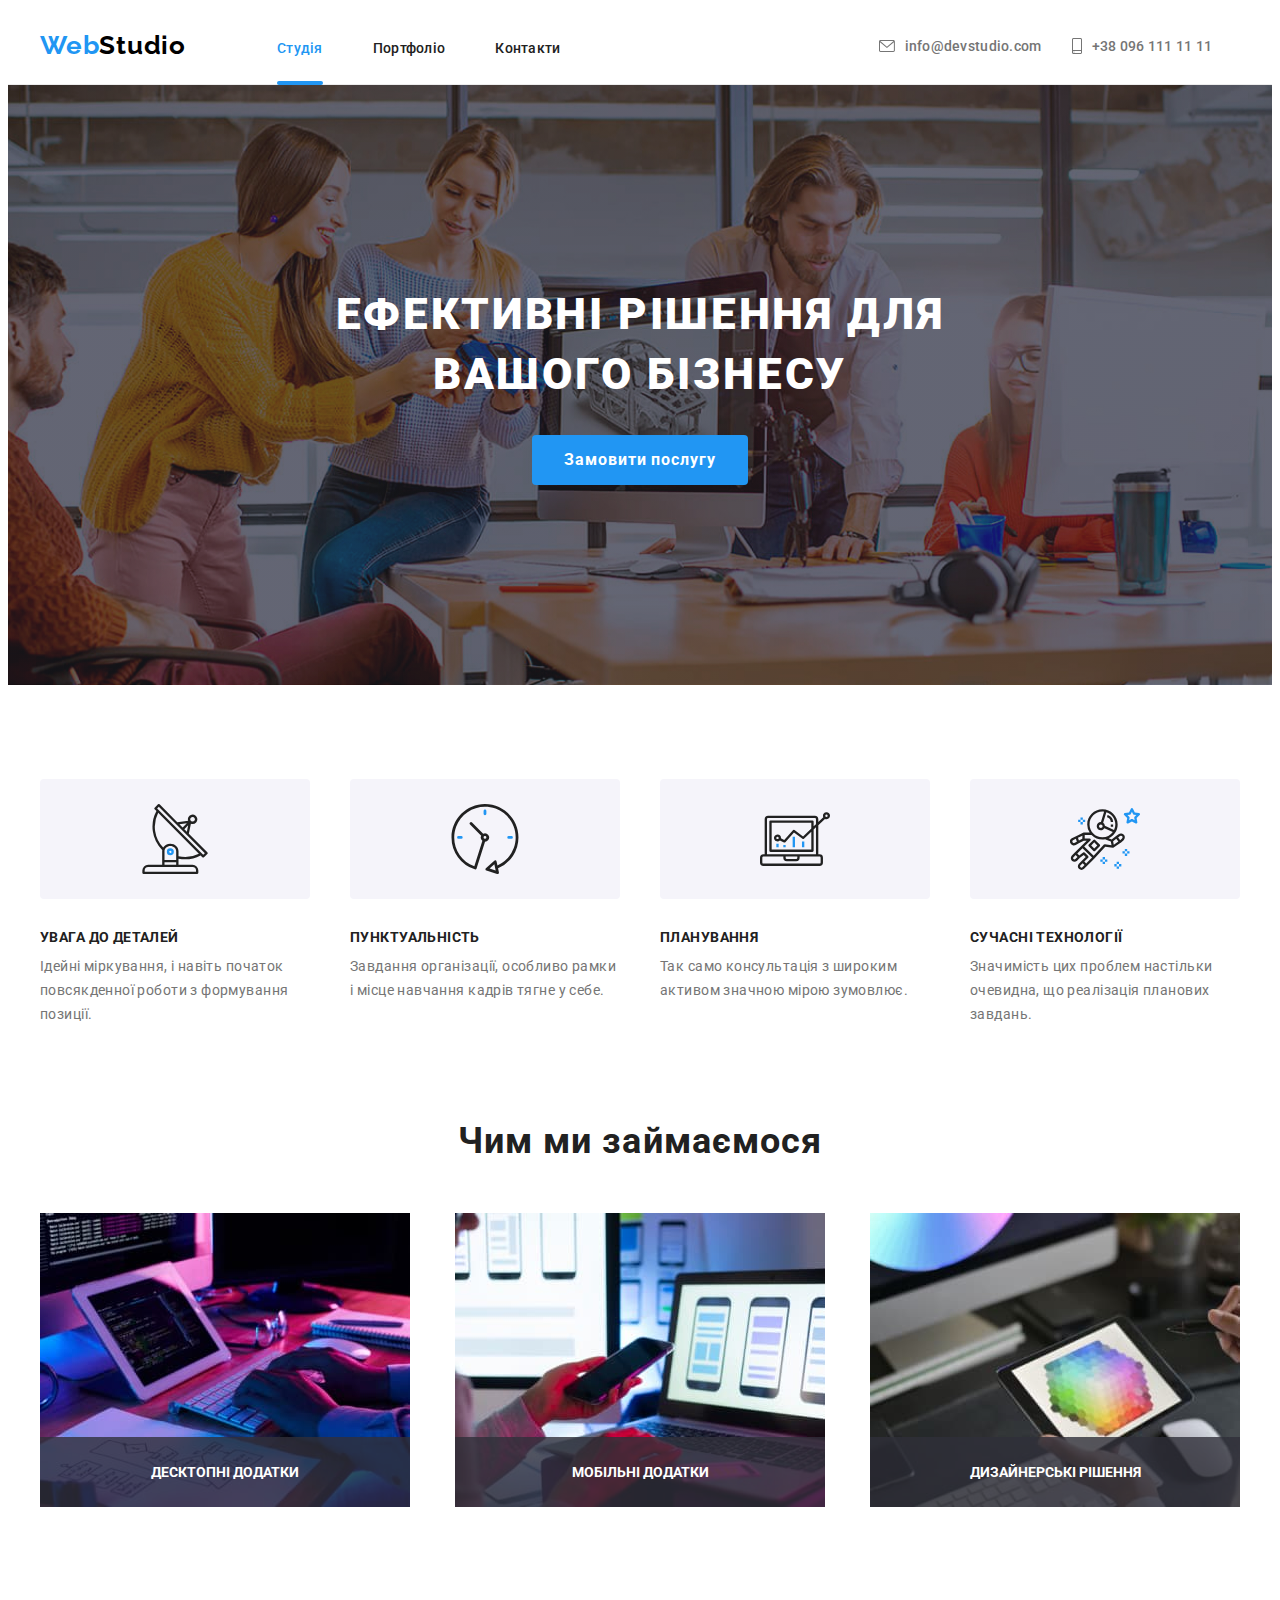
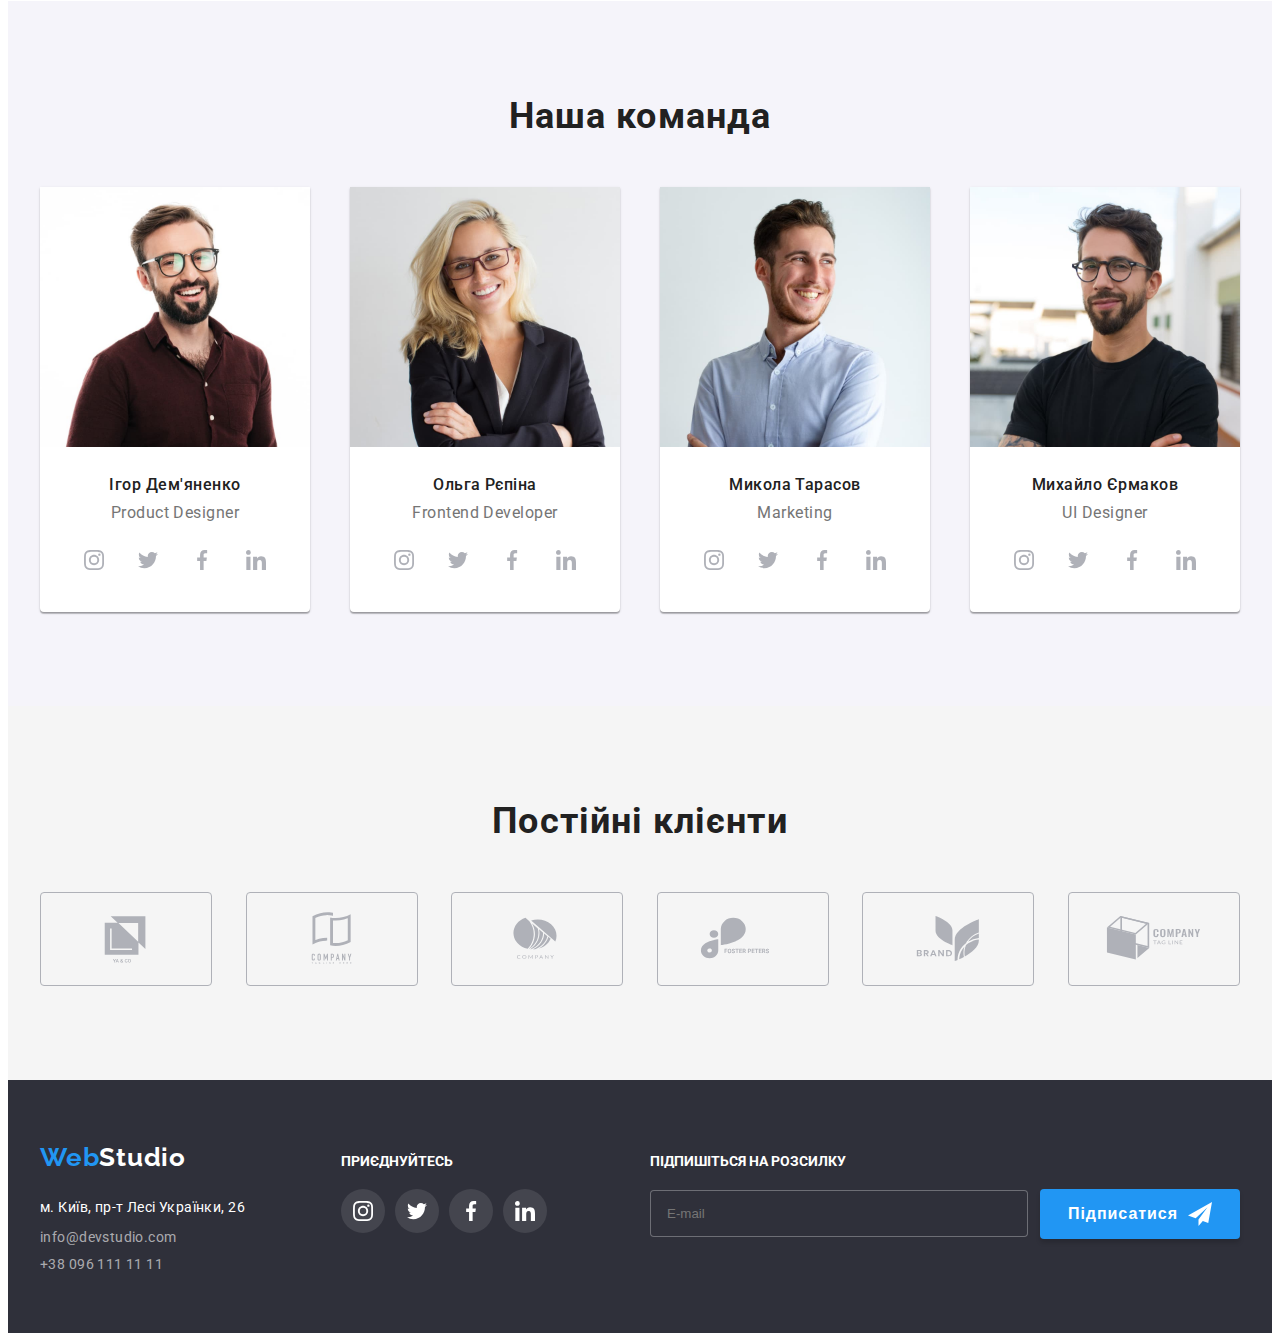
<file: index.html>
<!DOCTYPE html>
<html lang="uk">
  <head>
    <meta charset="UTF-8" />
    <meta http-equiv="X-UA-Compatible" content="IE=edge" />
    <meta name="viewport" content="width=device-width, initial-scale=1.0" />
    <title>Студія</title>
    <link rlinkel="preconnect" href="https://fonts.googleapis.com" />
    <link rel="preconnect" href="https://fonts.gstatic.com" crossorigin />
    <link
      href="https://fonts.googleapis.com/css2?family=Open+Sans:wght@600&family=Raleway:wght@700&family=Roboto:wght@400;500;700;900&display=swap"
      rel="stylesheet"
    />

    <link
      rel="stylesheet"
      href="https://cdnjs.cloudflare.com/ajax/libs/modern-normalize/1.1.0/modern-normalize.min.css"
      integrity="sha512-wpPYUAdjBVSE4KJnH1VR1HeZfpl1ub8YT/NKx4PuQ5NmX2tKuGu6U/JRp5y+Y8XG2tV+wKQpNHVUX03MfMFn9Q=="
      crossorigin="anonymous"
      referrerpolicy="no-referrer"
    />
    <!-- Custom styles -->
    <link rel="stylesheet" href="./css/styles.css" />
  </head>

  <body>
    <header>
      <div class="container">
        <a href="" class="header-logo logo logo-first"
          >Web<span class="logo-second">Studio</span></a
        >
        <nav>
          <ul class="site-nav list">
            <li class="site-nav-item">
              <a href="" class="link current">Студія</a>
            </li>
            <li class="site-nav-item">
              <a href="./portfolio.html" class="link">Портфоліо</a>
            </li>
            <li class="site-nav-item"><a href="" class="link">Контакти</a></li>
          </ul>
        </nav>
        <a href="mailto:info@devstudio.com" class="email">
          <svg class="email-icon" width="16" height="12">
            <use href="./images/icons.svg#icon-envelope"></use>
          </svg>
          info@devstudio.com</a
        >
        <a href="tel:+380961111111" class="tel">
          <svg class="tel-icon" width="10" height="16">
            <use href="./images/icons.svg#icon-smartphone"></use>
          </svg>
          +38 096 111 11 11</a
        >
      </div>
    </header>

    <main>
      <section class="hero">
        <div class="container">
          <h1 class="title">Ефективні рішення для вашого бізнесу</h1>
          <button type="button" class="button" data-modal-open>
            Замовити послугу
          </button>
        </div>
      </section>
      <section class="feauter-section section">
        <div class="container">
          <h2 class="visually-hidden">Особливості</h2>
          <ul class="list feature">
            <li class="feature-block">
              <div class="feature-logo">
                <svg class="feature-item-logo" width="70" height="70">
                  <use href="./images/icons.svg#icon-antenna"></use>
                </svg>
              </div>
              <h3 class="feature-title">Увага до деталей</h3>
              <p class="description">
                Ідейні міркування, і навіть початок повсякденної роботи з
                формування позиції.
              </p>
            </li>
            <li class="feature-block">
              <div class="feature-logo">
                <svg class="feature-item-logo" width="70" height="70">
                  <use href="./images/icons.svg#icon-clock"></use>
                </svg>
              </div>
              <h3 class="feature-title">Пунктуальність</h3>
              <p class="description">
                Завдання організації, особливо рамки і місце навчання кадрів
                тягне у себе.
              </p>
            </li>
            <li class="feature-block">
              <div class="feature-logo">
                <svg class="feature-item-logo" width="70" height="70">
                  <use href="./images/icons.svg#icon-diagram"></use>
                </svg>
              </div>
              <h3 class="feature-title">Планування</h3>
              <p class="description">
                Так само консультація з широким активом значною мірою зумовлює.
              </p>
            </li>
            <li class="feature-block">
              <div class="feature-logo">
                <svg class="feature-item-logo" width="70" height="70">
                  <use href="./images/icons.svg#icon-astronaut"></use>
                </svg>
              </div>
              <h3 class="feature-title">Сучасні технології</h3>
              <p class="description">
                Значимість цих проблем настільки очевидна, що реалізація
                планових завдань.
              </p>
            </li>
          </ul>
        </div>
      </section>
      <section class="examples-section section">
        <div class="container">
          <h2 class="examples-section-title section-title">
            Чим ми займаємося
          </h2>
          <ul class="list examples-list">
            <li class="example-card">
              <img
                src="./images/img-1.jpg"
                alt="робота за комп'ютером"
                width="370"
                height="294"
              />
              <div class="examle-section-thumb">
                <p class="example-section-text">Десктопні додатки</p>
              </div>
            </li>
            <li class="example-card">
              <img
                src="./images/img-2.jpg"
                alt="робота з телефоном та ноутбуком"
                width="370"
                height="294"
              />
              <div class="examle-section-thumb">
                <p class="example-section-text">Мобільні додатки</p>
              </div>
            </li>
            <li class="example-card">
              <img
                src="./images/img-3.jpg"
                alt="головоломка у планшеті"
                width="370"
                height="294"
              />
              <div class="examle-section-thumb">
                <p class="example-section-text">Дизайнерські рішення</p>
              </div>
            </li>
          </ul>
        </div>
      </section>
      <section class="section team">
        <div class="container">
          <h2 class="team-section-title section-title">Наша команда</h2>
          <ul class="team-list list">
            <li class="card">
              <img
                src="./images/human-1.jpg"
                alt="бородатий хлопець в окулярах"
                width="270"
                height="260"
              />
              <div class="team-member">
                <h3 class="team-title">Ігор Дем'яненко</h3>
                <p class="description">Product Designer</p>
                <ul class="socials list">
                  <li class="socials-item">
                    <a
                      class="socials-link link"
                      href="http://instagram.com"
                      target="_blank"
                      rel="noopener noreferrer"
                      aria-label="Instagram icon"
                    >
                      <svg class="socials-icon" width="20" height="20">
                        <use href="./images/icons.svg#icon-instagram"></use>
                      </svg>
                    </a>
                  </li>
                  <li class="socials-item">
                    <a
                      class="socials-link link"
                      href="http://twitter.com"
                      target="_blank"
                      rel="noopener noreferrer"
                      aria-label="Twitter icon"
                    >
                      <svg class="socials-icon" width="20" height="20">
                        <use href="./images/icons.svg#icon-twitter"></use>
                      </svg>
                    </a>
                  </li>
                  <li class="socials-item">
                    <a
                      class="socials-link link"
                      href="http://facebook.com"
                      target="_blank"
                      rel="noopener noreferrer"
                      aria-label="Facebook icon"
                    >
                      <svg class="socials-icon" width="20" height="20">
                        <use href="./images/icons.svg#icon-facebook"></use>
                      </svg>
                    </a>
                  </li>
                  <li class="socials-item">
                    <a
                      class="socials-link link"
                      href="http://linkedin.com"
                      target="_blank"
                      rel="noopener noreferrer"
                      aria-label="Linkedin icon"
                    >
                      <svg class="socials-icon" width="20" height="20">
                        <use href="./images/icons.svg#icon-linkedin"></use>
                      </svg>
                    </a>
                  </li>
                </ul>
              </div>
            </li>
            <li class="card">
              <img
                src="./images/human-2.jpg"
                alt="дівчина в окулярах"
                width="270"
                height="260"
              />
              <div class="team-member">
                <h3 class="team-title">Ольга Рєпіна</h3>
                <p class="description">Frontend Developer</p>
                <ul class="socials list">
                  <li class="socials-item">
                    <a
                      class="socials-link link"
                      href="http://instagram.com"
                      target="_blank"
                      rel="noopener noreferrer"
                      aria-label="Instagram icon"
                    >
                      <svg class="socials-icon" width="20" height="20">
                        <use href="./images/icons.svg#icon-instagram"></use>
                      </svg>
                    </a>
                  </li>
                  <li class="socials-item">
                    <a
                      class="socials-link link"
                      href="http://twitter.com"
                      target="_blank"
                      rel="noopener noreferrer"
                      aria-label="Twitter icon"
                    >
                      <svg class="socials-icon" width="20" height="20">
                        <use href="./images/icons.svg#icon-twitter"></use>
                      </svg>
                    </a>
                  </li>
                  <li class="socials-item">
                    <a
                      class="socials-link link"
                      href="http://facebook.com"
                      target="_blank"
                      rel="noopener noreferrer"
                      aria-label="Facebook icon"
                    >
                      <svg class="socials-icon" width="20" height="20">
                        <use href="./images/icons.svg#icon-facebook"></use>
                      </svg>
                    </a>
                  </li>
                  <li class="socials-item">
                    <a
                      class="socials-link link"
                      href="http://linkedin.com"
                      target="_blank"
                      rel="noopener noreferrer"
                      aria-label="Linkedin icon"
                    >
                      <svg class="socials-icon" width="20" height="20">
                        <use href="./images/icons.svg#icon-linkedin"></use>
                      </svg>
                    </a>
                  </li>
                </ul>
              </div>
            </li>
            <li class="card">
              <img
                src="./images/human-3.jpg"
                alt="хлопець"
                width="270"
                height="260"
              />
              <div class="team-member">
                <h3 class="team-title">Микола Тарасов</h3>
                <p class="description">Marketing</p>
                <ul class="socials list">
                  <li class="socials-item">
                    <a
                      class="socials-link link"
                      href="http://instagram.com"
                      target="_blank"
                      rel="noopener noreferrer"
                      aria-label="Instagram icon"
                    >
                      <svg class="socials-icon" width="20" height="20">
                        <use href="./images/icons.svg#icon-instagram"></use>
                      </svg>
                    </a>
                  </li>
                  <li class="socials-item">
                    <a
                      class="socials-link link"
                      href="http://twitter.com"
                      target="_blank"
                      rel="noopener noreferrer"
                      aria-label="Twitter icon"
                    >
                      <svg class="socials-icon" width="20" height="20">
                        <use href="./images/icons.svg#icon-twitter"></use>
                      </svg>
                    </a>
                  </li>
                  <li class="socials-item">
                    <a
                      class="socials-link link"
                      href="http://facebook.com"
                      target="_blank"
                      rel="noopener noreferrer"
                      aria-label="Facebook icon"
                    >
                      <svg class="socials-icon" width="20" height="20">
                        <use href="./images/icons.svg#icon-facebook"></use>
                      </svg>
                    </a>
                  </li>
                  <li class="socials-item">
                    <a
                      class="socials-link link"
                      href="http://linkedin.com"
                      target="_blank"
                      rel="noopener noreferrer"
                      aria-label="Linkedin icon"
                    >
                      <svg class="socials-icon" width="20" height="20">
                        <use href="./images/icons.svg#icon-linkedin"></use>
                      </svg>
                    </a>
                  </li>
                </ul>
              </div>
            </li>
            <li class="card">
              <img
                src="images/human-4.jpg"
                alt="бородатий хлопець в окулярах"
                width="270"
                height="260"
              />
              <div class="team-member">
                <h3 class="team-title">Михайло Єрмаков</h3>
                <p class="description">UI Designer</p>
                <ul class="socials list">
                  <li class="socials-item">
                    <a
                      class="socials-link link"
                      href="http://instagram.com"
                      target="_blank"
                      rel="noopener noreferrer"
                      aria-label="Instagram icon"
                    >
                      <svg class="socials-icon" width="20" height="20">
                        <use href="./images/icons.svg#icon-instagram"></use>
                      </svg>
                    </a>
                  </li>
                  <li class="socials-item">
                    <a
                      class="socials-link link"
                      href="http://twitter.com"
                      target="_blank"
                      rel="noopener noreferrer"
                      aria-label="Twitter icon"
                    >
                      <svg class="socials-icon" width="20" height="20">
                        <use href="./images/icons.svg#icon-twitter"></use>
                      </svg>
                    </a>
                  </li>
                  <li class="socials-item">
                    <a
                      class="socials-link link"
                      href="http://facebook.com"
                      target="_blank"
                      rel="noopener noreferrer"
                      aria-label="Facebook icon"
                    >
                      <svg class="socials-icon" width="20" height="20">
                        <use href="./images/icons.svg#icon-facebook"></use>
                      </svg>
                    </a>
                  </li>
                  <li class="socials-item">
                    <a
                      class="socials-link link"
                      href="http://linkedin.com"
                      target="_blank"
                      rel="noopener noreferrer"
                      aria-label="Linkedin icon"
                    >
                      <svg class="socials-icon" width="20" height="20">
                        <use href="./images/icons.svg#icon-linkedin"></use>
                      </svg>
                    </a>
                  </li>
                </ul>
              </div>
            </li>
          </ul>
        </div>
      </section>
      <section class="clients-section">
        <div class="container">
          <h2 class="clients-section-title section-title">Постійні клієнти</h2>
          <ul class="clients-list list">
            <li class="clien-item">
              <a class="clients-link" href="">
                <svg class="client-logo" width="106" height="60">
                  <use href="./images/icons.svg#icon-Logo1"></use>
                </svg>
              </a>
            </li>
            <li class="clien-item">
              <a class="clients-link" href="">
                <svg class="client-logo" width="106" height="60">
                  <use href="./images/icons.svg#icon-Logo2"></use>
                </svg>
              </a>
            </li>
            <li class="clien-item">
              <a class="clients-link" href="">
                <svg class="client-logo" width="106" height="60">
                  <use href="./images/icons.svg#icon-Logo3"></use>
                </svg>
              </a>
            </li>
            <li class="clien-item">
              <a class="clients-link" href="">
                <svg class="client-logo" width="106" height="60">
                  <use href="./images/icons.svg#icon-Logo4"></use>
                </svg>
              </a>
            </li>
            <li class="clien-item">
              <a class="clients-link" href="">
                <svg class="client-logo" width="106" height="60">
                  <use href="./images/icons.svg#icon-Logo5"></use>
                </svg>
              </a>
            </li>
            <li class="clien-item">
              <a class="clients-link" href="">
                <svg class="client-logo" width="106" height="60">
                  <use href="./images/icons.svg#icon-Logo6"></use>
                </svg>
              </a>
            </li>
          </ul>
        </div>
      </section>
    </main>
    <footer class="footer">
      <div class="container">
        <div class="footer-info">
          <div class="footer-address">
            <a href="" class="footer-logo logo logo-first"
              >Web<span class="logo-second">Studio</span></a
            >
            <address>
              <ul class="list">
                <li>
                  <a
                    href="https://goo.gl/maps/MPxpte4mxKh9pL8U6"
                    target="_blank"
                    rel="noopener noreferrer"
                    class="link address"
                    >м. Київ, пр-т Лесі Українки, 26
                  </a>
                </li>
                <li>
                  <a href="mailto:info@devstudio.com" class="link address-email"
                    >info@devstudio.com</a
                  >
                </li>
                <li>
                  <a href="tel:+380961111111" class="link address-tel"
                    >+38 096 111 11 11</a
                  >
                </li>
              </ul>
            </address>
          </div>
          <div class="footer-social">
            <h2 class="footer-title">Приєднуйтесь</h2>
            <ul class="footer-socials list">
              <li class="footer-socials-item">
                <a
                  class="socials-link link"
                  href="http://instagram.com"
                  target="_blank"
                  rel="noopener noreferrer"
                  aria-label="Instagram icon"
                >
                  <svg class="socials-icon" width="20" height="20">
                    <use href="./images/icons.svg#icon-instagram"></use>
                  </svg>
                </a>
              </li>
              <li class="footer-socials-item">
                <a
                  class="socials-link link"
                  href="http://twitter.com"
                  target="_blank"
                  rel="noopener noreferrer"
                  aria-label="Twitter icon"
                >
                  <svg class="socials-icon" width="20" height="20">
                    <use href="./images/icons.svg#icon-twitter"></use>
                  </svg>
                </a>
              </li>
              <li class="footer-socials-item">
                <a
                  class="socials-link link"
                  href="http://facebook.com"
                  target="_blank"
                  rel="noopener noreferrer"
                  aria-label="Facebook icon"
                >
                  <svg class="socials-icon" width="20" height="20">
                    <use href="./images/icons.svg#icon-facebook"></use>
                  </svg>
                </a>
              </li>
              <li class="footer-socials-item">
                <a
                  class="socials-link link"
                  href="http://linkedin.com"
                  target="_blank"
                  rel="noopener noreferrer"
                  aria-label="Linkedin icon"
                >
                  <svg class="socials-icon" width="20" height="20">
                    <use href="./images/icons.svg#icon-linkedin"></use>
                  </svg>
                </a>
              </li>
            </ul>
          </div>
          <div class="footer-subscribe">
            <h2 class="footer-title">Підпишіться на розсилку</h2>
            <form name="subscribe_form" class="subscribe-input">
              <label class="label-email" for="mail"></label>
              <input
                class="mail-field"
                type="e-mail"
                name="email"
                id="mail"
                required
                placeholder="E-mail"
              />
              <button type="submit" class="submit-button">Підписатися</button>
            </form>
          </div>
        </div>
      </div>
    </footer>

    <!-------- Modal window -------->

    <div class="backdrop is-hidden" data-modal>
      <div class="modal">
        <button class="modal-btn" data-modal-close>
          <svg class="modal-icon" width="18" height="18">
            <use href="./images/icons.svg#icon-close"></use>
          </svg>
        </button>
        <p class="form-description">Залиште свої дані, ми вам передзвонимо</p>
        <form name="modal_form" class="modal-form">
          <div class="form-field">
            <label class="modal-label" for="name-modal-form">Ім'я</label>
            <div class="input-container">
              <input
                class="modal-form-name input-field"
                type="text"
                name="name"
                id="name-modal-form"
              />
              <svg class="svg-name input-icon" width="18" height="18">
                <use href="./images/icons.svg#person-black"></use>
              </svg>
            </div>
          </div>
          <div class="form-field">
            <label class="modal-label" for="phone-modal-form">Телефон</label>
            <div class="input-container">
              <input
                class="modal-form-phone input-field"
                type="tel"
                name="phone"
                id="phone-modal-form"
              />
              <svg class="svg-phone input-icon" width="18" height="18">
                <use href="./images/icons.svg#phone-black"></use>
              </svg>
            </div>
          </div>
          <div class="form-field">
            <label class="modal-label" for="mail-modal-form">Пошта</label>
            <div class="input-container">
              <input
                class="modal-form-mail input-field"
                type="email"
                name="mail"
                id="mail-modal-form"
              />
              <svg class="svg-mail input-icon" width="18" height="18">
                <use href="./images/icons.svg#email-black"></use>
              </svg>
            </div>
          </div>
          <div class="form-field textarea">
            <label class="modal-label" for="text-modal-form">Коментар</label>
            <textarea
              class="coment"
              name="coment"
              id="text-modal-form"
              placeholder="Введіть текст"
            ></textarea>
          </div>
          <div class="checkbox">
            <input
              class="checkbox-field"
              type="checkbox"
              name="confirm"
              id="modal-checkbox"
            />
            <label class="checkbox-text" for="modal-checkbox"
              >Погоджуюся з розсилкою та приймаю
              <a class="terms" href="">Умови договору</a>
            </label>
          </div>
          <button type="submit" class="modal-submit-button">Відправити</button>
        </form>
      </div>
    </div>
    <script src="./js/modal.js"></script>
  </body>
</html>
</file>
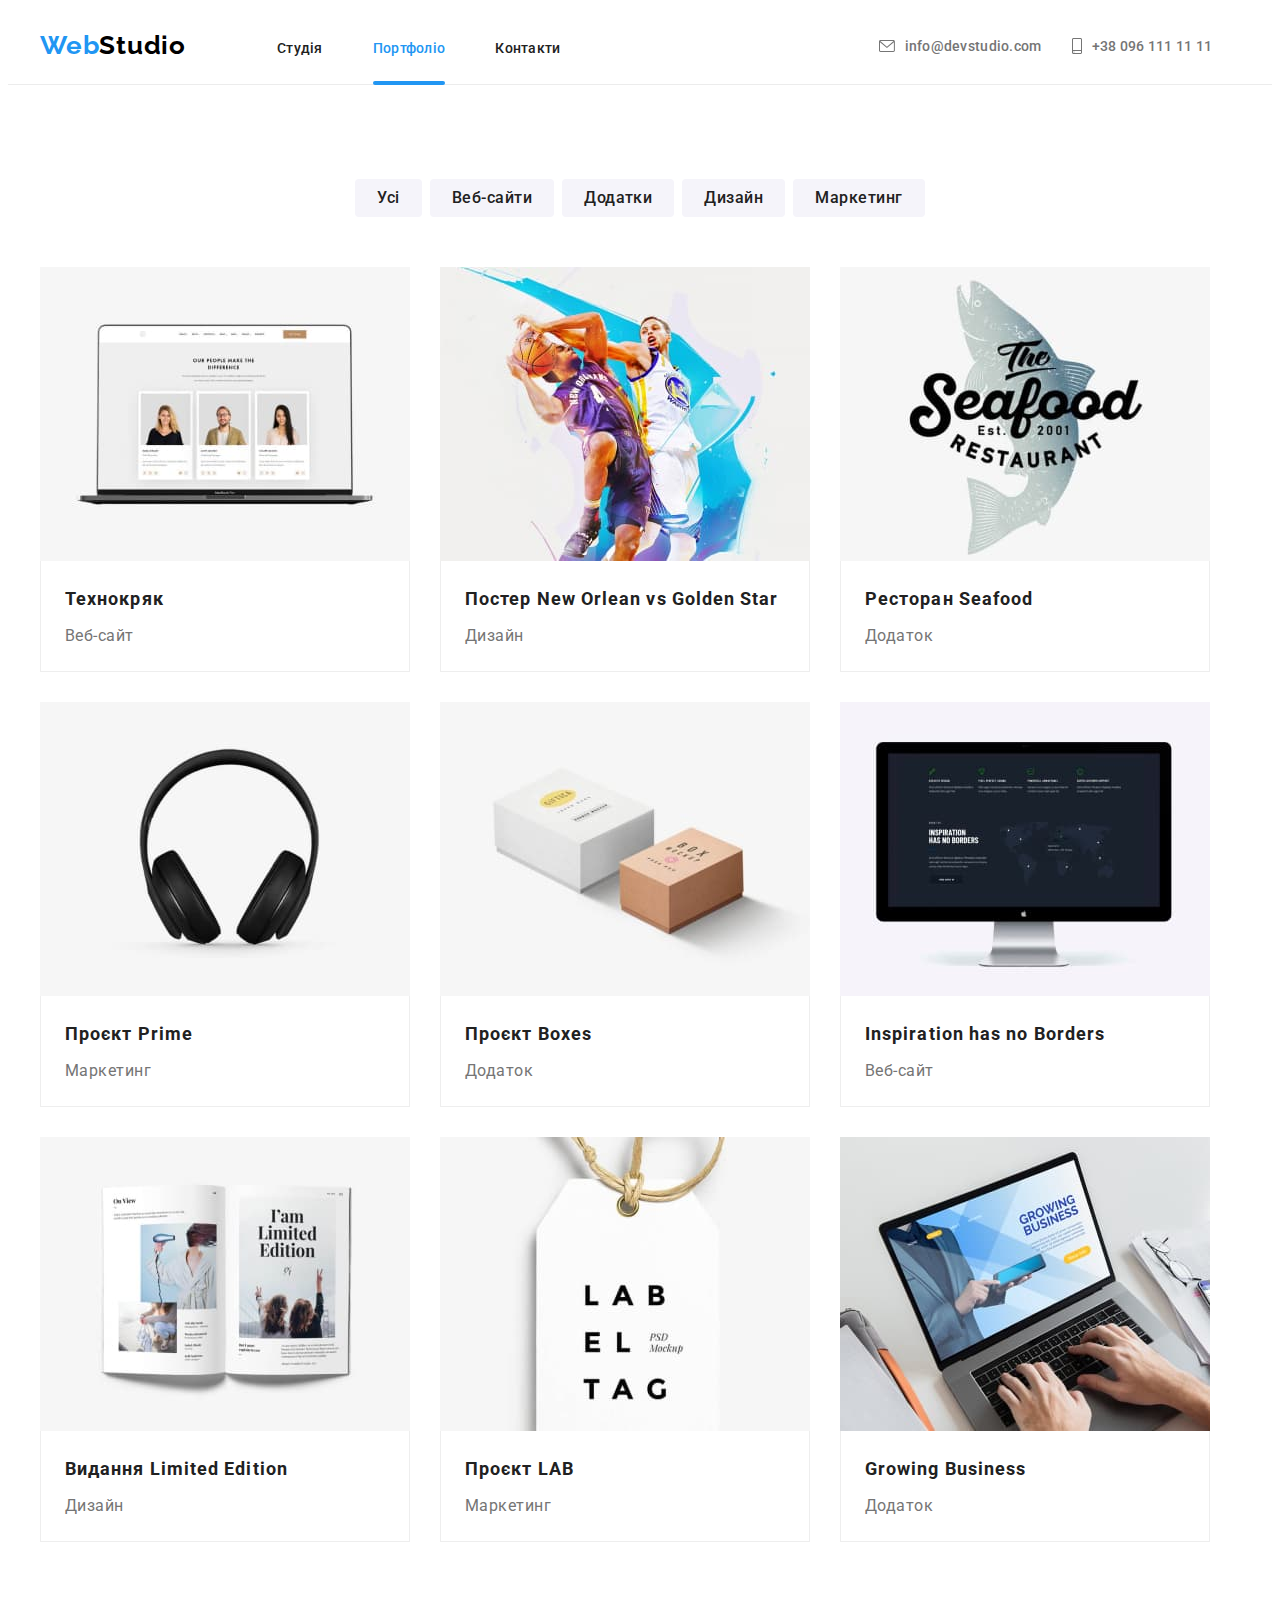
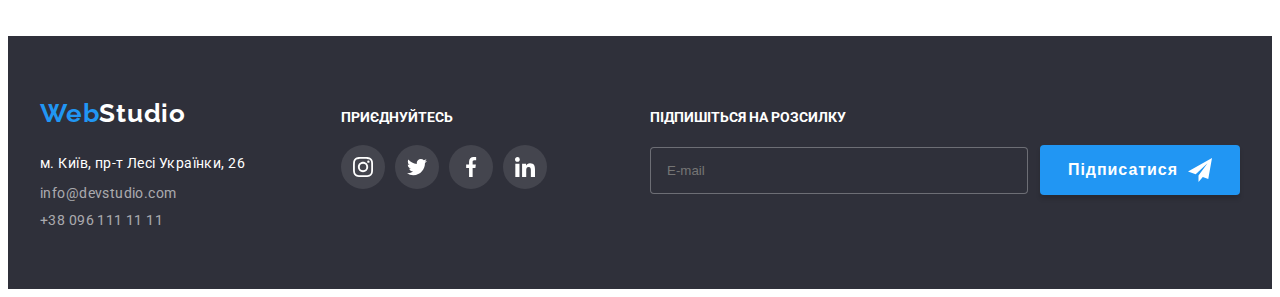
<file: portfolio.html>
<!DOCTYPE html>
<html lang="uk">
  <head>
    <meta charset="UTF-8" />
    <meta http-equiv="X-UA-Compatible" content="IE=edge" />
    <meta name="viewport" content="width=device-width, initial-scale=1.0" />
    <title>Портфоліо</title>
    <link rlinkel="preconnect" href="https://fonts.googleapis.com" />
    <link rel="preconnect" href="https://fonts.gstatic.com" crossorigin />
    <link
      href="https://fonts.googleapis.com/css2?family=Open+Sans:wght@600&family=Raleway:wght@700&family=Roboto:wght@400;500;700;900&display=swap"
      rel="stylesheet"
    />

    <link
      rel="stylesheet"
      href="https://cdnjs.cloudflare.com/ajax/libs/modern-normalize/1.1.0/modern-normalize.min.css"
      integrity="sha512-wpPYUAdjBVSE4KJnH1VR1HeZfpl1ub8YT/NKx4PuQ5NmX2tKuGu6U/JRp5y+Y8XG2tV+wKQpNHVUX03MfMFn9Q=="
      crossorigin="anonymous"
      referrerpolicy="no-referrer"
    />

    <link rel="stylesheet" href="./css/styles.css" />
  </head>
  <body>
    <header>
      <div class="container">
        <a href="" class="header-logo logo logo-first"
          >Web<span class="logo-second">Studio</span></a
        >
        <nav>
          <ul class="site-nav list">
            <li class="site-nav-item">
              <a href="./index.html" class="link">Студія</a>
            </li>
            <li class="site-nav-item">
              <a href="" class="link current">Портфоліо</a>
            </li>
            <li class="site-nav-item"><a href="" class="link">Контакти</a></li>
          </ul>
        </nav>
        <a href="mailto:info@devstudio.com" class="email">
          <svg class="email-icon" width="16" height="12">
            <use href="./images/icons.svg#icon-envelope"></use>
          </svg>
          info@devstudio.com</a
        >
        <a href="tel:+380961111111" class="tel">
          <svg class="tel-icon" width="10" height="16">
            <use href="./images/icons.svg#icon-smartphone"></use>
          </svg>
          +38 096 111 11 11</a
        >
      </div>
    </header>
    <main>
      <section class="portfolio-section">
        <div class="portfolio container">
          <h1 class="visually-hidden">Наші роботи</h1>
          <ul class="filters list">
            <li><button type="button" class="filters-button">Усі</button></li>
            <li>
              <button type="button" class="filters-button">Веб-сайти</button>
            </li>
            <li>
              <button type="button" class="filters-button">Додатки</button>
            </li>
            <li>
              <button type="button" class="filters-button">Дизайн</button>
            </li>
            <li>
              <button type="button" class="filters-button">Маркетинг</button>
            </li>
          </ul>
          <ul class="list works">
            <li class="card">
                <a href=""
                  >
                  <div class="work-thumb"><img
                    src="./images/portfolio-images/img-1.jpg"
                    alt="портрети людей"
                    width="370"
                    height="294"
                  />
                  <div class="overlay">
                    <p class="overlay-text">
                      Ресурс пропонує комплексні пропозиції з різним рівнем
                      функціоналу та сервісів. Все це дозволить відвідувачу
                      отримати вичерпні відомості про компанію чи приватну
                      особу.
                    </p>
                  </div>
                  </div>
                  <div class="typeofworks">
                    <h2 class="works-title">Технокряк</h2>
                    <p class="description">Веб-сайт</p>
                  </div>
                </a>
            </li>
            <li class="card">
                <a href=""
                  ><div class="work-thumb"><img
                    src="./images/portfolio-images/img-2.jpg"
                    alt="баскетболісти у грі"
                    width="370"
                    height="294"
                  />
                  <div class="overlay">
                    <p class="overlay-text">
                      Ресурс пропонує комплексні пропозиції з різним рівнем
                      функціоналу та сервісів. Все це дозволить відвідувачу
                      отримати вичерпні відомості про компанію чи приватну
                      особу.
                    </p>
                  </div>
                  </div>
                  <div class="typeofworks">
                    <h2 class="works-title">
                      Постер <span lang="en">New Orlean vs Golden Star</span>
                    </h2>
                    <p class="description">Дизайн</p>
                  </div>
                </a>
            </li>
            <li class="card">
                <a href=""
                  ><div class="work-thumb"><img
                    src="./images/portfolio-images/img-3.jpg"
                    alt="лого ресторану"
                    width="370"
                    height="294"
                  />
                  <div class="overlay">
                    <p class="overlay-text">
                      Ресурс пропонує комплексні пропозиції з різним рівнем
                      функціоналу та сервісів. Все це дозволить відвідувачу
                      отримати вичерпні відомості про компанію чи приватну
                      особу.
                    </p>
                  </div>
                  </div>
                  <div class="typeofworks">
                    <h2 class="works-title">
                      Ресторан <span lang="en">Seafood</span>
                    </h2>
                    <p class="description">Додаток</p>
                </a>
            </li>
            <li class="card">
                      <a href=""
                  ><div class="work-thumb"><img
                    src="./images/portfolio-images/img-4.jpg"
                    alt="навушники закритого типу"
                    width="370"
                    height="294"
                  />
                  <div class="overlay">
                    <p class="overlay-text">
                      Ресурс пропонує комплексні пропозиції з різним рівнем
                      функціоналу та сервісів. Все це дозволить відвідувачу
                      отримати вичерпні відомості про компанію чи приватну
                      особу.
                    </p>
                    </div>
                  </div>
                  <div class="typeofworks">
                    <h2 class="works-title">
                      Проєкт <span lang="en">Prime</span>
                    </h2>
                    <p class="description">Маркетинг</p>
                  </div>
                </a>
            </li>
            <li class="card">
                <a href=""
                  ><div class="work-thumb"><img
                    src="./images/portfolio-images/img-5.jpg"
                    alt="картонні коробки"
                    width="370"
                    height="294"
                  />
                  <div class="overlay">
                    <p class="overlay-text">
                      Ресурс пропонує комплексні пропозиції з різним рівнем
                      функціоналу та сервісів. Все це дозволить відвідувачу
                      отримати вичерпні відомості про компанію чи приватну
                      особу.
                    </p>
                  </div>
                  </div>
                  <div class="typeofworks">
                    <h2 class="works-title">
                      Проєкт <span lang="en">Boxes</span>
                    </h2>
                    <p class="description">Додаток</p>
                  </div>
                </a>
            </li>
            <li class="card">
                <a href=""
                  ><div class="work-thumb"><img
                    src="./images/portfolio-images/img-6.jpg"
                    alt="монітор"
                    width="370"
                    height="294"
                  />
                  <div class="overlay">
                    <p class="overlay-text">
                      Ресурс пропонує комплексні пропозиції з різним рівнем
                      функціоналу та сервісів. Все це дозволить відвідувачу
                      отримати вичерпні відомості про компанію чи приватну
                      особу.
                    </p>
                  </div>
                  </div>
                  <div class="typeofworks">
                    <h2 class="works-title">
                      <span lang="en"> Inspiration has no Borders</span>
                    </h2>
                    <p class="description">Веб-сайт</p>
                  </div>
                </a>              
            </li>
            <li class="card">
                <a href=""
                  ><div class="work-thumb"><img
                    src="./images/portfolio-images/img-7.jpg"
                    alt="розкрита книга"
                    width="370"
                    height="294"
                  />
                  <div class="overlay">
                    <p class="overlay-text">
                      Ресурс пропонує комплексні пропозиції з різним рівнем
                      функціоналу та сервісів. Все це дозволить відвідувачу
                      отримати вичерпні відомості про компанію чи приватну
                      особу.
                    </p>
                    </div>
                  </div>
                  <div class="typeofworks">
                    <h2 class="works-title">
                      Видання <span lang="en"> Limited Edition</span>
                    </h2>
                    <p class="description">Дизайн</p>
                  </div>
                </a>
            </li>
            <li class="card">
                <a href=""
                  ><div class="work-thumb"><img
                    src="./images/portfolio-images/img-8.jpg"
                    alt="бірка з лого"
                    width="370"
                    height="294"
                  />
                  <div class="overlay">
                    <p class="overlay-text">
                      Ресурс пропонує комплексні пропозиції з різним рівнем
                      функціоналу та сервісів. Все це дозволить відвідувачу
                      отримати вичерпні відомості про компанію чи приватну
                      особу.
                    </p>
                  </div>
                  </div>
                  <div class="typeofworks">
                    <h2 class="works-title">
                      Проєкт <span lang="en">LAB</span>
                    </h2>
                    <p class="description">Маркетинг</p>
                  </div>
                </a>
            </li>
            <li class="card">
                <a href=""
                  ><div class="work-thumb"><img
                    src="./images/portfolio-images/img-9.jpg"
                    alt="робота за ноутбуком"
                    width="370"
                    height="294"
                  />
                  <div class="overlay">
                    <p class="overlay-text">
                      Ресурс пропонує комплексні пропозиції з різним рівнем
                      функціоналу та сервісів. Все це дозволить відвідувачу
                      отримати вичерпні відомості про компанію чи приватну
                      особу.
                    </p>
                  </div>
                  </div>
                  <div class="typeofworks">
                    <h2 class="works-title">
                      <span lang="en"> Growing Business</span>
                    </h2>
                    <p class="description">Додаток</p>
                  </div>
                </a>
            </li>
          </ul>
        </div>
      </section>
    </main>
    <footer class="footer">
      <div class="container">
        <div class="footer-info">
          <div class="footer-address">
            <a href="" class="footer-logo logo logo-first"
              >Web<span class="logo-second">Studio</span></a
            >
            <address>
              <ul class="list">
                <li>
                  <a
                    href="https://goo.gl/maps/MPxpte4mxKh9pL8U6"
                    target="_blank"
                    rel="noopener noreferrer"
                    class="link address"
                    >м. Київ, пр-т Лесі Українки, 26
                  </a>
                </li>
                <li>
                  <a href="mailto:info@devstudio.com" class="link address-email"
                    >info@devstudio.com</a
                  >
                </li>
                <li>
                  <a href="tel:+380961111111" class="link address-tel"
                    >+38 096 111 11 11</a
                  >
                </li>
              </ul>
            </address>
          </div>
          <div class="footer-social">
            <h2 class="footer-title">Приєднуйтесь</h2>
            <ul class="footer-socials list">
              <li class="footer-socials-item">
                <a
                  class="socials-link link"
                  href="http://instagram.com"
                  target="_blank"
                  rel="noopener noreferrer"
                  aria-label="Instagram icon"
                >
                  <svg class="socials-icon" width="20" height="20">
                    <use href="./images/icons.svg#icon-instagram"></use>
                  </svg>
                </a>
              </li>
              <li class="footer-socials-item">
                <a
                  class="socials-link link"
                  href="http://twitter.com"
                  target="_blank"
                  rel="noopener noreferrer"
                  aria-label="Twitter icon"
                >
                  <svg class="socials-icon" width="20" height="20">
                    <use href="./images/icons.svg#icon-twitter"></use>
                  </svg>
                </a>
              </li>
              <li class="footer-socials-item">
                <a
                  class="socials-link link"
                  href="http://facebook.com"
                  target="_blank"
                  rel="noopener noreferrer"
                  aria-label="Facebook icon"
                >
                  <svg class="socials-icon" width="20" height="20">
                    <use href="./images/icons.svg#icon-facebook"></use>
                  </svg>
                </a>
              </li>
              <li class="footer-socials-item">
                <a
                  class="socials-link link"
                  href="http://linkedin.com"
                  target="_blank"
                  rel="noopener noreferrer"
                  aria-label="Linkedin icon"
                >
                  <svg class="socials-icon" width="20" height="20">
                    <use href="./images/icons.svg#icon-linkedin"></use>
                  </svg>
                </a>
              </li>
            </ul>
          </div>
          <div class="footer-subscribe">
            <h2 class="footer-title">Підпишіться на розсилку</h2>
            <form name="subscribe_form" class="subscribe-input">
              <label class="label-email" for="mail"></label>
              <input
                class="mail-field"
                type="e-mail"
                name="email"
                id="mail"
                required
                placeholder="E-mail"
              />
              <button type="submit" class="submit-button">Підписатися</button>
            </form>
          </div>
        </div>
      </div>
    </footer>
  </body>
</html>
</file>
<file: css/styles.css>
/* цвет основного текста #212121 */
/* вторичный цвет текста #757575 */
/* акцент #2196F3 */
/* белый цвет текста  #FFFFFF*/
/* цвет фона шапки */
/* черный цвет лого #000000 */
/* цвет фона боди #FFFFFF */
/* цвет фона 1-й секции и футера #2F303A */
/* цвет фона последней секции F5F4FA */

:root {
  --description-text-color: #757575;
  --accent-color: #2196f3;
  --primary-white-color: #ffffff;
  --text-main-color: #212121;
  --primary-black-color: #000000;
  --secondary-background-color: #2f303a;
  --last-section-color: #f5f4fa;
}
/* Reset */
.list {
  list-style: none;
  margin: 0;
  padding: 0;
}

h1,
h2,
h3,
h4,
h5,
h6,
p {
  margin: 0;
}

img {
  display: block;
  max-width: 100%;
  height: auto;
}

.container {
  width: 1200px;
  margin-left: auto;
  margin-right: auto;
  padding-left: 15px;
  padding-right: 15px;
}

body {
  background-color: var(--primary-white-color);
  color: var(--text-main-color);
  font-family: Roboto, Verdana, sans-serif;
}

.visually-hidden {
  position: absolute;
  white-space: nowrap;
  width: 1px;
  height: 1px;
  overflow: hidden;
  border: 0;
  padding: 0;
  clip: rect(0 0 0 0);
  clip-path: inset(50%);
  margin: -1px;
}

/* -------------HEADER--------------- */
/* ---------logo-------- */
header {
  border-bottom: #ececec solid 1px;
}

header .container {
  width: 1200px;
  display: flex;
  align-items: center;
}

.header-logo {
  margin-right: 91px;
}

.logo-first {
  color: var(--accent-color);
  text-decoration: none;
  font-family: "Raleway";
  font-style: normal;
  font-weight: 700;
  font-size: 26px;
  line-height: calc(36 / 26);
  letter-spacing: 0.03em;
}

.logo-second {
  color: var(--primary-black-color);
}

/* ---------Site nav-------- */
.site-nav {
  display: flex;
  gap: 50px;
  margin-right: 318px;
}

.site-nav .link {
  display: block;
  padding-top: 32px;
  padding-bottom: 32px;
  /* text-align: center; */

  color: var(--text-main-color);
  text-decoration: none;
  font-weight: 500;
  font-size: 14px;
  line-height: calc(16 / 14);
  letter-spacing: 0.02em;
  padding-bottom: 28px;
  transition-property: color;
  transition-duration: 250ms;
  transition-timing-function: cubic-bezier(0.4, 0, 0.2, 1);
}

.site-nav .link:hover,
.site-nav .link:focus {
  color: var(--accent-color);
}

.site-nav-item {
  position: relative;
}

.site-nav .link.current {
  color: var(--accent-color);
}

.current::after {
  position: absolute;
  bottom: -1px;
  left: 0;
  content: "";
  display: block;
  width: 100%;
  height: 4px;
  border-radius: 2px;
  background-color: var(--accent-color);
  /* padding-bottom: 20px; */
}

.email-icon {
  margin-right: 10px;
  fill: currentColor;
}

.email {
  display: flex;
  align-items: center;
  margin-right: 30px;
}

.tel-icon {
  margin-right: 10px;
  fill: currentColor;
}

.tel {
  display: flex;
  align-items: center;
}

.email,
.tel {
  text-decoration: none;
  color: var(--description-text-color);
  font-weight: 500;
  font-size: 14px;
  line-height: calc(16 / 14);
  letter-spacing: 0.02em;
  transition-property: color;
  transition-duration: 250ms;
  transition-timing-function: cubic-bezier(0.4, 0, 0.2, 1);
}

.email:hover,
.email:focus {
  color: var(--accent-color);
}

.tel:hover,
.tel:focus {
  color: var(--accent-color);
}

/* ---------Main-------- */
.hero {
  max-width: 1600px;
  margin: 0 auto;
  background-color: var(--secondary-background-color);
  background-image: linear-gradient(
      rgba(47, 48, 58, 0.4),
      rgba(47, 48, 58, 0.4)
    ),
    url(../images/main.jpg);
  background-repeat: no-repeat;
  background-position: center;
  color: var(--primary-white-color);
  text-align: center;
  padding-bottom: 200px;
  padding-top: 200px;
}

.hero .container {
  margin: auto;
}

.hero .title {
  font-weight: 900;
  font-size: 44px;
  line-height: 1.36;
  letter-spacing: 0.06em;
  text-transform: uppercase;
  margin: 0 auto;
  width: 696px;
}

.hero .button {
  background-color: var(--accent-color);
  color: var(--primary-white-color);
  font-family: inherit;
  font-weight: 700;
  font-size: 16px;
  line-height: 30px;
  text-align: center;
  letter-spacing: 0.06em;
  border-radius: 4px;
  border: none;
  padding: 10px 32px;
  margin-top: 30px;
  cursor: pointer;
}

.feauter-section {
  padding-top: 94px;
  padding-bottom: 94px;
}

.feature .feature-title {
  margin-bottom: 10px;
  font-size: 14px;
  line-height: calc(16 / 14);
  letter-spacing: 0.03em;
  text-transform: uppercase;
}

.feature-block {
  display: block;
  width: 270px;
}

.feature-logo {
  display: flex;
  justify-content: center;
  align-items: center;
  height: 120px;
  background-color: var(--last-section-color);
  border-radius: 4px;
  margin-bottom: 30px;
  background-repeat: no-repeat;
  background-position: center;
}

.feature-item-logo {
  display: flex;
  justify-content: center;
  align-items: center;
}

.feature {
  display: flex;
  justify-content: space-between;
}

.feature .description {
  color: var(--description-text-color);
  font-size: 14px;
  line-height: 1.71;
  letter-spacing: 0.03em;
}

/* ---------Examples-------- */

.section-title {
  font-size: 36px;
  line-height: 1.17;
  text-align: center;
  letter-spacing: 0.03em;
}

.examples-section {
  padding-bottom: 94px;
}

.examples-section-title {
  margin-bottom: 50px;
}

.examples-list {
  display: flex;
  justify-content: space-between;
}

.example-card {
  position: relative;
}

.examle-section-thumb {
  position: absolute;
  padding-top: 27px;
  padding-bottom: 27px;
  background-color: rgba(47, 48, 58, 0.8);
  width: 100%;
  left: 0;
  bottom: 0;
}

.example-section-text {
  font-size: 14px;
  font-weight: 700;
  line-height: calc(16 / 14);
  text-align: center;
  letter-spacing: 3%;
  text-transform: uppercase;
  color: var(--primary-white-color);
}

/* ---------Section Team-------- */

.team-list {
  display: flex;
  justify-content: space-between;
}

.team {
  background-color: var(--last-section-color);
  padding-top: 94px;
  padding-bottom: 94px;
}

.team-section-title {
  margin-bottom: 50px;
}

.team .card {
  background-color: var(--primary-white-color);
  border-bottom-left-radius: 4px;
  border-bottom-right-radius: 4px;
  box-shadow: 0px 1px 3px rgba(0, 0, 0, 0.12), 0px 1px 1px rgba(0, 0, 0, 0.14),
    0px 2px 1px rgba(0, 0, 0, 0.2);
}

.team-member {
  padding-top: 30px;
  padding-bottom: 30px;
}

.team .team-title {
  margin-bottom: 10px;
  font-weight: 500;
  font-size: 16px;
  line-height: calc(19 / 19);
  text-align: center;
  letter-spacing: 0.03em;
}

.team .description {
  margin-bottom: 16px;
  color: var(--description-text-color);
  font-size: 16px;
  line-height: calc(19 / 16);
  text-align: center;
  letter-spacing: 0.03em;
}

.socials {
  display: flex;
  justify-content: center;
  align-items: center;
  gap: 10px;
  color: #afb1b8;
}

.socials-link {
  display: flex;
  justify-content: center;
  align-items: center;
  width: 44px;
  height: 44px;
  border-radius: 50%;
  background-color: var(--primary-white-color);
  color: #afb1b8;
  transition-property: color, background-color;
  transition-duration: 250ms;
  transition-timing-function: cubic-bezier(0.4, 0, 0.2, 1);
}

.socials-icon {
  fill: currentColor;
}

.socials-link:hover,
.socials-link:focus {
  color: #ffffff;
  background-color: #2196f3;
}

/* ---------Section Clients-------- */

.clients-section {
  padding-top: 94px;
  padding-bottom: 94px;
  background-color: #f5f5f5;
}

.clients-section-title {
  margin-bottom: 50px;
}

.clients-list {
  display: flex;
  justify-content: space-between;
  align-items: center;
}

.clients-link {
  display: flex;
  justify-content: center;
  align-items: center;
  width: 170px;
  height: 92px;
  border: 1px solid #afb1b8;
  border-radius: 4px;
  color: #afb1b8;
  transition-property: color, border;
  transition-duration: 250ms;
  transition-timing-function: cubic-bezier(0.4, 0, 0.2, 1);
}

.client-logo {
  fill: currentColor;
}

.clients-link:hover,
.clients-link:focus {
  color: var(--accent-color);
  border: 1px solid var(--accent-color);
}

/* ---------Footer-------- */
.footer {
  background-color: var(--secondary-background-color);
  padding-top: 60px;
  padding-bottom: 60px;
}

.footer-info {
  display: flex;
  align-items: baseline;
}

.footer-logo {
  display: block;
  margin-bottom: 20px;
}

footer .logo-second {
  color: var(--primary-white-color);
}

.address {
  display: block;
  margin-bottom: 9px;
  color: var(--primary-white-color);
  text-decoration: none;
  font-style: normal;
  font-size: 14px;
  line-height: 1.71;
  letter-spacing: 0.03em;
  transition-property: color;
  transition-duration: 250ms;
  transition-timing-function: cubic-bezier(0.4, 0, 0.2, 1);
}

.address:hover,
.address:focus,
.address-email:hover,
.address-email:focus,
.address-tel:hover,
.address-tel:focus {
  color: var(--accent-color);
}

.address-email {
  display: block;
  margin-bottom: 9px;
}

.address-email,
.address-tel {
  color: rgba(255, 255, 255, 0.6);
  text-decoration: none;
  font-style: normal;
  font-size: 14px;
  line-height: 1.71x;
  letter-spacing: 0.03em;
  transition-property: color;
  transition-duration: 250ms;
  transition-timing-function: cubic-bezier(0.4, 0, 0.2, 1);
}

.footer-address {
  width: 231px;
  margin-right: 70px;
}

.footer-title {
  font-size: 14px;
  line-height: calc(16 / 14);
  letter-spacing: 3%;
  text-transform: uppercase;
  color: var(--primary-white-color);
  margin-bottom: 20px;
}

.footer-socials {
  display: flex;
  align-items: center;
  justify-content: center;
  gap: 10px;
}

.footer-socials-item .socials-link {
  color: #ffffff;
  background-color: rgba(255, 255, 255, 0.1);
  transition-property: background-color;
  transition-duration: 250ms;
  transition-timing-function: cubic-bezier(0.4, 0, 0.2, 1);
}

.footer-socials-item .socials-link:hover {
  background-color: var(--accent-color);
}

.footer-subscribe {
  margin-left: auto;
  display: flex;
  flex-direction: column;
}

.subscribe-input {
  display: flex;
  align-items: center;
}

.mail-field {
  display: block;
  width: 358px;
  padding-top: 15px;
  padding-bottom: 15px;
  padding-left: 16px;
  margin-right: 12px;
  border: 1px solid rgba(255, 255, 255, 0.3);
  border-radius: 4px;
  background-color: rgba(47, 48, 58, 1);
  color: var(--primary-white-color);
}

.submit-button {
  display: flex;
  justify-content: center;
  align-items: center;
  padding: 0;
  margin: 0;
  width: 200px;
  height: 50px;
  color: var(--primary-white-color);
  background-color: var(--accent-color);
  border-radius: 4px;
  border: none;
  box-shadow: 0px 4px 4px rgba(0, 0, 0, 0.15);

  font-size: 16px;
  font-weight: 700;
  line-height: calc(30 / 16);
  letter-spacing: 0.06em;
}

.submit-button:hover {
  cursor: pointer;
}

.submit-button::after {
  content: "";
  display: inline-block;
  width: 24px;
  height: 24px;
  background-image: url(../images/icon-send.svg);
  margin-left: 10px;
}

.label-email {
  font-size: 16px;
  line-height: calc(20 / 16);
  letter-spacing: 0.03em;
  color: rgba(255, 255, 255, 0.6);
}
/* -----------------------Modal window---------------------- */

.backdrop {
  position: fixed;
  top: 0;
  left: 0;
  z-index: 2;

  width: 100%;
  height: 100%;
  background-color: rgba(0, 0, 0, 0.2);

  transition: opacity 250ms linear, visibility 250ms linear;
}

.backdrop.is-hidden {
  opacity: 0;
  visibility: hidden;
  pointer-events: none;
}

.modal {
  position: absolute;
  top: 50%;
  left: 50%;
  transform: translateX(-50%) translateY(-50%);

  width: 528px;
  min-height: 581px;

  background-color: #ffffff;
  border-radius: 4px;
  box-shadow: 0px 2px 1px rgba(0, 0, 0, 0.2), 0px 1px 1px rgba(0, 0, 0, 0.14),
    0px 1px 3px rgba(0, 0, 0, 0.12);

  transition: transform 300ms, opasity 300ms;
}

.backdrop.is-hidden .modal {
  opacity: 0;
  transform: translateX(-50%) translateY(-70%);
}

.modal-btn {
  position: absolute;
  top: 8px;
  right: 8px;

  padding: 0;

  display: flex;
  justify-content: center;
  align-items: center;

  width: 30px;
  height: 30px;
  border-radius: 50%;

  background-color: #ffffff;
  border: 1px solid rgba(0, 0, 0, 0.1);
  cursor: pointer;
}

.modal-btn:hover {
  fill: #2196f3;
}

.form-description {
  text-align: center;
  margin-top: 40px;
  margin-bottom: 12px;
  font-size: 20px;
  line-height: calc(23 / 20);
  font-weight: 700;
  letter-spacing: 0.03em;
  color: #212121;
}

.modal-form {
  width: 448px;
  margin-left: auto;
  margin-right: auto;
}

.form-field {
  display: flex;
  flex-direction: column;
  margin-bottom: 10px;
}

.form-field label {
  margin-bottom: 4px;
}

.modal-label {
  font-size: 12px;
  font-weight: calc(14 / 12);
  color: #757575;
}

.input-container {
  width: 100%;
  position: relative;
}

.form-field.textarea {
  margin-bottom: 20px;
}

.coment {
  width: 100%;
  height: 120px;
  resize: none;
  padding-top: 12px;
  padding-bottom: 12px;
  padding-left: 16px;
  padding-right: 16px;
  border: 1px solid rgba(33, 33, 33, 0.2);
  border-radius: 4px;
  transition-property: border-color;
  transition-duration: 250ms;
  transition-timing-function: cubic-bezier(0.4, 0, 0.2, 1);
}

.coment:focus {
  outline: 0;
  border: 1px solid #2196f3;
}

.form-field textarea::placeholder {
  color: rgba(117, 117, 117, 0.5);
}

.input-field {
  width: 100%;
  height: 40px;
  padding-left: 42px;
  border: 1px solid rgba(33, 33, 33, 0.2);
  border-radius: 4px;
  transition-property: border-color;
  transition-duration: 250ms;
  transition-timing-function: cubic-bezier(0.4, 0, 0.2, 1);
}

.input-field:focus {
  outline: 0;
  border: 1px solid #2196f3;
}

.input-icon {
  position: absolute;
  left: 12px;
  top: 50%;
  transform: translateY(-50%);
  fill: currentColor;
  transition-property: color;
  transition-duration: 250ms;
  transition-timing-function: cubic-bezier(0.4, 0, 0.2, 1);
}

.input-field:focus + .input-icon {
  color: #2196f3;
}

.checkbox {
  display: flex;
  justify-content: center;
  align-items: center;
  gap: 8px;
}

.checkbox-field {
  appearance: none;
  display: inline-block;
  width: 16px;
  height: 15px;
  border: 2px solid #212121;
  border-radius: 2px;
  transition-property: border-color, background-color;
  transition-duration: 250ms;
  transition-timing-function: cubic-bezier(0.4, 0, 0.2, 1);
}

.checkbox-field:checked {
  border-color: transparent;
  background-color: #2196f3;
  background-image: url(../images/icon-check1.svg);
  background-size: contain;
  background-repeat: no-repeat;
  background-origin: border-box;
}

.checkbox-text {
  font-size: 14px;
  line-height: calc(24 / 14);
  letter-spacing: 0.03em;
  color: #757575;
}

.terms {
  color: #2196f3;
}

.modal-submit-button {
  display: block;
  margin-left: auto;
  margin-right: auto;
  margin-top: 30px;
  width: 200px;
  height: 50px;
  background-color: #2196f3;
  border-radius: 4px;
  border: none;
  color: #ffffff;
  font-weight: 700;
  font-size: 16px;
  line-height: calc(30 / 16);
  letter-spacing: 0.06em;
  box-shadow: 0px 4px 4px rgba(0, 0, 0, 15%);
  transition-property: background-color;
  transition-duration: 250ms;
  transition-timing-function: cubic-bezier(0.4, 0, 0.2, 1);
}

.modal-submit-button:hover {
  background-color: #188ce8;
}

/* -----------------------Portfolio---------------------- */

.portfolio-section {
  padding-top: 94px;
  padding-bottom: 94px;
}

.filters {
  display: flex;
  justify-content: center;
  gap: 8px;
  margin-bottom: 50px;
}

.filters-button {
  padding: 6px 22px;
  background-color: var(--last-section-color);
  color: var(--text-main-color);
  border: none;
  border-radius: 4px;
  font-family: inherit;
  font-weight: 500;
  font-size: 16px;
  line-height: 1.62;
  text-align: center;
  letter-spacing: 0.03em;
  cursor: pointer;
  transition-property: color, background-color, box-shadow;
  transition-duration: 250ms;
  transition-timing-function: cubic-bezier(0.4, 0, 0.2, 1);
}

.filters-button:hover,
.filters-button:focus {
  background-color: var(--accent-color);
  color: var(--primary-white-color);
  box-shadow: 0px 2px 2px rgba(0, 0, 0, 0.12), 0px 1px 2px rgba(0, 0, 0, 0.08),
    0px 3px 1px rgba(0, 0, 0, 0.1);
}

.works {
  display: flex;
  flex-wrap: wrap;
  gap: 30px;
}

.work-thumb {
  position: relative;
  overflow: hidden;
}

.overlay {
  position: absolute;
  top: 0;
  left: 0;

  transform: translateY(100%);

  display: flex;
  align-items: center;

  width: 100%;
  height: 100%;
  padding-left: 24px;
  padding-right: 24px;

  background-color: rgba(33, 150, 243, 0.9);

  font-size: 18px;
  line-height: calc(28 / 18);
  letter-spacing: 3%;

  color: var(--primary-white-color);

  transition: 500ms;
}

.works .card {
  background-color: var(--primary-white-color);
  width: 370px;
  transition-property: box-shadow;
  transition-duration: 250ms;
  transition-timing-function: cubic-bezier(0.4, 0, 0.2, 1);
}

.works .card:hover {
  box-shadow: 1px 4px 6px rgba(0, 0, 0, 0.16), 0px 4px 4px rgba(0, 0, 0, 0.06),
    0px 1px 1px rgba(0, 0, 0, 0.12);
}

.works .card:hover .overlay {
  transform: translateY(0%);
}

.works .card a {
  text-decoration: none;
}

.typeofworks {
  padding: 20px 24px;
  border-left: #eeeeee solid 1px;
  border-right: #eeeeee solid 1px;
  border-bottom: #eeeeee solid 1px;
}

.works .works-title {
  margin-bottom: 4px;
  color: var(--text-main-color);
  font-size: 18px;
  line-height: 2;
  letter-spacing: 0.06em;
}

.works .description {
  color: var(--description-text-color);
  font-size: 16px;
  line-height: 1.88;
  letter-spacing: 0.03em;
}
</file>
